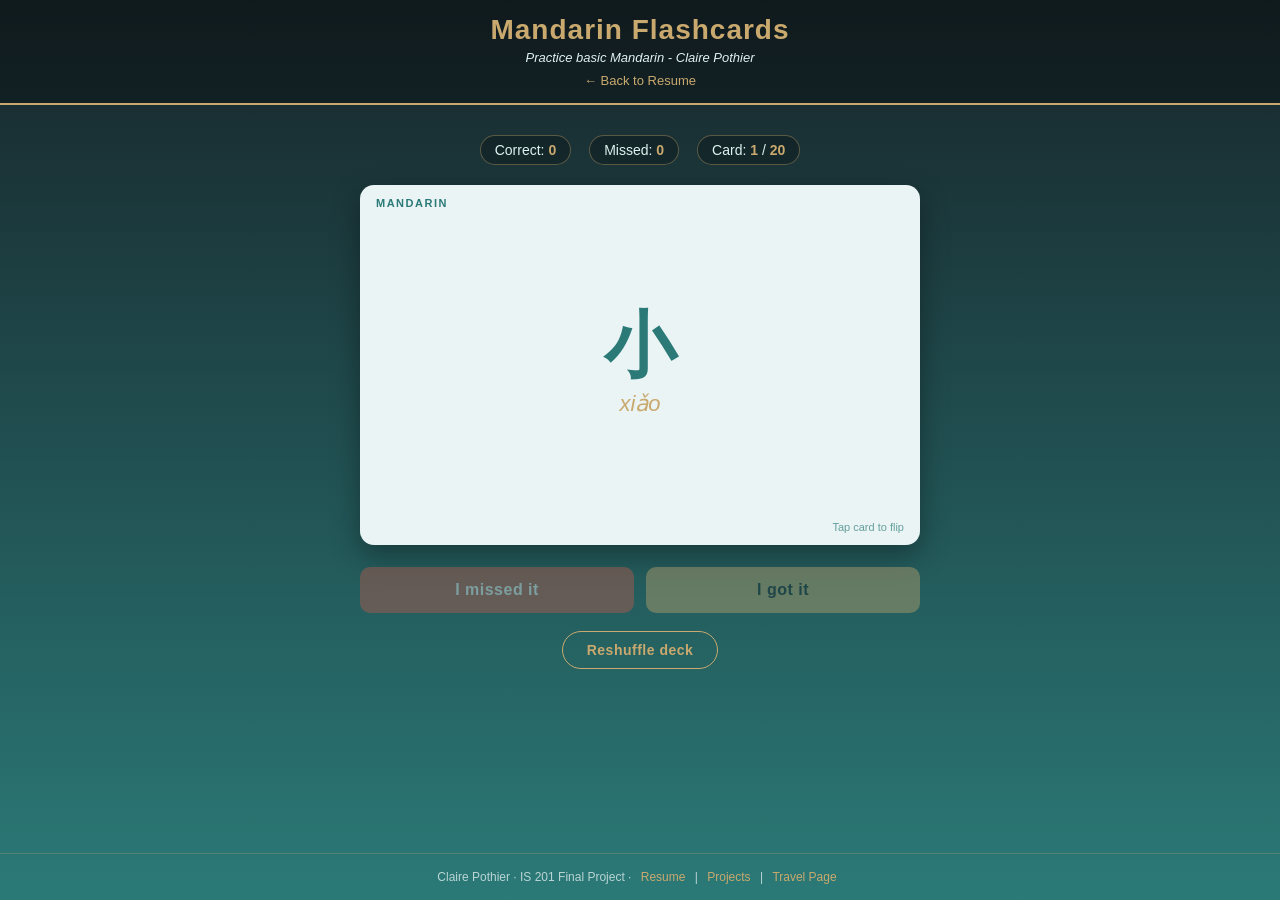
<file: app.html>
<!DOCTYPE html>
<!-- Claire Pothier | IS 201 Final Project | Mandarin Flashcards | April 2026 -->
<html lang="en">
<head>
  <meta charset="UTF-8">
  <meta name="viewport" content="width=device-width, initial-scale=1.0">
  <title>Mandarin Flashcards - Claire Pothier</title>
  <link rel="icon" type="image/x-icon" href="images/favicon.ico">
  <style>
    * { box-sizing: border-box; }

    body {
      font-family: 'Helvetica Neue', Arial, sans-serif;
      background: linear-gradient(180deg, #17252a 0%, #2b7a78 100%);
      color: #eaf4f4;
      margin: 0;
      padding: 0;
      min-height: 100vh;
      display: flex;
      flex-direction: column;
      align-items: center;
    }

    header {
      width: 100%;
      background-color: rgba(0, 0, 0, 0.3);
      padding: 14px 20px;
      text-align: center;
      border-bottom: 2px solid #c9a96e;
    }

    header h1 {
      margin: 0;
      font-size: 28px;
      color: #c9a96e;
      letter-spacing: 1px;
      font-weight: 900;
    }

    header .tagline {
      margin: 4px 0 0 0;
      font-size: 13px;
      font-style: italic;
      color: #def2f1;
    }

    header a {
      color: #c9a96e;
      font-size: 13px;
      text-decoration: none;
      margin-top: 8px;
      display: inline-block;
    }

    header a:hover { text-decoration: underline; }

    main {
      flex: 1;
      display: flex;
      flex-direction: column;
      align-items: center;
      padding: 30px 20px;
      max-width: 600px;
      width: 100%;
    }

    .stats {
      display: flex;
      gap: 18px;
      margin-bottom: 20px;
      font-size: 14px;
      color: #def2f1;
    }

    .stats .pill {
      background: rgba(0, 0, 0, 0.25);
      padding: 6px 14px;
      border-radius: 50px;
      border: 1px solid rgba(201, 169, 110, 0.4);
    }

    .stats .pill b { color: #c9a96e; }

    .flashcard {
      width: 100%;
      aspect-ratio: 4 / 3;
      max-height: 360px;
      background: #eaf4f4;
      color: #17252a;
      border-radius: 14px;
      display: flex;
      flex-direction: column;
      align-items: center;
      justify-content: center;
      padding: 24px;
      box-shadow: 0 10px 28px rgba(0, 0, 0, 0.35);
      cursor: pointer;
      transition: transform 0.15s;
      position: relative;
      overflow: hidden;
      text-align: center;
    }

    .flashcard:hover { transform: translateY(-2px); }

    .side-label {
      position: absolute;
      top: 12px;
      left: 16px;
      font-size: 11px;
      text-transform: uppercase;
      letter-spacing: 1.5px;
      color: #2b7a78;
      font-weight: 700;
    }

    .hanzi {
      font-size: 72px;
      font-weight: 700;
      margin-bottom: 10px;
      color: #2b7a78;
      line-height: 1;
    }

    .pinyin {
      font-size: 22px;
      font-style: italic;
      color: #c9a96e;
      margin-bottom: 4px;
    }

    .english {
      font-size: 32px;
      font-weight: 700;
      color: #17252a;
    }

    .tap-hint {
      position: absolute;
      bottom: 12px;
      right: 16px;
      font-size: 11px;
      color: #2b7a78;
      opacity: 0.7;
    }

    .answer-row {
      display: flex;
      gap: 12px;
      width: 100%;
      margin-top: 22px;
    }

    .answer-row button {
      flex: 1;
      padding: 14px 0;
      font-size: 16px;
      font-weight: 700;
      letter-spacing: 0.5px;
      border: none;
      border-radius: 10px;
      cursor: pointer;
      transition: transform 0.1s, opacity 0.15s;
    }

    .answer-row button:disabled {
      opacity: 0.4;
      cursor: not-allowed;
    }

    .btn-wrong {
      background: #c75a4c;
      color: #fff;
    }

    .btn-right {
      background: #c9a96e;
      color: #17252a;
    }

    .answer-row button:hover:not(:disabled) { transform: translateY(-2px); }

    .next-btn {
      margin-top: 18px;
      padding: 10px 24px;
      background: transparent;
      border: 1px solid #c9a96e;
      color: #c9a96e;
      font-size: 14px;
      font-weight: 600;
      border-radius: 50px;
      cursor: pointer;
      letter-spacing: 0.5px;
    }

    .next-btn:hover { background: rgba(201, 169, 110, 0.15); }

    footer {
      width: 100%;
      padding: 16px;
      text-align: center;
      font-size: 12px;
      color: rgba(234, 244, 244, 0.75);
      border-top: 1px solid rgba(201, 169, 110, 0.25);
      margin-top: 40px;
    }

    footer a {
      color: #c9a96e;
      text-decoration: none;
      margin: 0 6px;
    }

    footer a:hover { text-decoration: underline; }

    @media (max-width: 500px) {
      .hanzi { font-size: 56px; }
      .english { font-size: 24px; }
      header h1 { font-size: 22px; }
    }
  </style>
</head>
<body>

  <header>
    <h1>Mandarin Flashcards</h1>
    <div class="tagline">Practice basic Mandarin - Claire Pothier</div>
    <a href="index.html">&larr; Back to Resume</a>
  </header>

  <main>
    <div class="stats">
      <div class="pill">Correct: <b id="stat-correct">0</b></div>
      <div class="pill">Missed: <b id="stat-wrong">0</b></div>
      <div class="pill">Card: <b id="stat-pos">1</b> / <b id="stat-total">0</b></div>
    </div>

    <div class="flashcard" id="card">
      <span class="side-label" id="side-label">Mandarin</span>
      <div class="hanzi" id="hanzi">&ndash;</div>
      <div class="pinyin" id="pinyin">&ndash;</div>
      <div class="english" id="english" style="display:none">&ndash;</div>
      <div class="tap-hint">Tap card to flip</div>
    </div>

    <div class="answer-row">
      <button class="btn-wrong" id="btn-wrong" disabled>I missed it</button>
      <button class="btn-right" id="btn-right" disabled>I got it</button>
    </div>

    <button class="next-btn" id="reshuffle-btn">Reshuffle deck</button>
  </main>

  <footer>
    Claire Pothier &middot; IS 201 Final Project &middot;
    <a href="index.html">Resume</a> |
    <a href="projects.html">Projects</a> |
    <a href="scratch.html">Travel Page</a>
  </footer>

  <script>
    const CARDS = [
      { hanzi: "你好", pinyin: "nǐ hǎo", english: "hello" },
      { hanzi: "谢谢", pinyin: "xiè xie", english: "thank you" },
      { hanzi: "再见", pinyin: "zài jiàn", english: "goodbye" },
      { hanzi: "请", pinyin: "qǐng", english: "please" },
      { hanzi: "对不起", pinyin: "duì bù qǐ", english: "sorry" },
      { hanzi: "我", pinyin: "wǒ", english: "I / me" },
      { hanzi: "你", pinyin: "nǐ", english: "you" },
      { hanzi: "是", pinyin: "shì", english: "is / to be" },
      { hanzi: "爱", pinyin: "ài", english: "love" },
      { hanzi: "朋友", pinyin: "péng you", english: "friend" },
      { hanzi: "家", pinyin: "jiā", english: "home / family" },
      { hanzi: "水", pinyin: "shuǐ", english: "water" },
      { hanzi: "茶", pinyin: "chá", english: "tea" },
      { hanzi: "吃", pinyin: "chī", english: "to eat" },
      { hanzi: "喝", pinyin: "hē", english: "to drink" },
      { hanzi: "大", pinyin: "dà", english: "big" },
      { hanzi: "小", pinyin: "xiǎo", english: "small" },
      { hanzi: "好", pinyin: "hǎo", english: "good" },
      { hanzi: "中国", pinyin: "zhōng guó", english: "China" },
      { hanzi: "美国", pinyin: "měi guó", english: "United States" }
    ];

    let deck = [];
    let pos = 0;
    let flipped = false;
    let correct = 0;
    let wrong = 0;

    const hanziEl = document.getElementById('hanzi');
    const pinyinEl = document.getElementById('pinyin');
    const englishEl = document.getElementById('english');
    const sideLabel = document.getElementById('side-label');
    const cardEl = document.getElementById('card');
    const btnRight = document.getElementById('btn-right');
    const btnWrong = document.getElementById('btn-wrong');
    const reshuffleBtn = document.getElementById('reshuffle-btn');
    const statCorrect = document.getElementById('stat-correct');
    const statWrong = document.getElementById('stat-wrong');
    const statPos = document.getElementById('stat-pos');
    const statTotal = document.getElementById('stat-total');

    function shuffle(arr) {
      const a = arr.slice();
      for (let i = a.length - 1; i > 0; i--) {
        const j = Math.floor(Math.random() * (i + 1));
        [a[i], a[j]] = [a[j], a[i]];
      }
      return a;
    }

    function render() {
      const c = deck[pos];
      hanziEl.textContent = c.hanzi;
      pinyinEl.textContent = c.pinyin;
      englishEl.textContent = c.english;
      englishEl.style.display = flipped ? 'block' : 'none';
      hanziEl.style.display = flipped ? 'none' : 'block';
      pinyinEl.style.display = flipped ? 'none' : 'block';
      sideLabel.textContent = flipped ? 'English' : 'Mandarin';
      btnRight.disabled = !flipped;
      btnWrong.disabled = !flipped;
      statCorrect.textContent = correct;
      statWrong.textContent = wrong;
      statPos.textContent = (pos + 1);
      statTotal.textContent = deck.length;
    }

    function flip() {
      flipped = !flipped;
      render();
    }

    function next(wasCorrect) {
      if (wasCorrect) correct++;
      else wrong++;
      pos = (pos + 1) % deck.length;
      flipped = false;
      render();
    }

    function reshuffle() {
      deck = shuffle(CARDS);
      pos = 0;
      flipped = false;
      correct = 0;
      wrong = 0;
      render();
    }

    cardEl.addEventListener('click', flip);
    btnRight.addEventListener('click', () => next(true));
    btnWrong.addEventListener('click', () => next(false));
    reshuffleBtn.addEventListener('click', reshuffle);

    reshuffle();
  </script>

</body>
</html>
</file>
